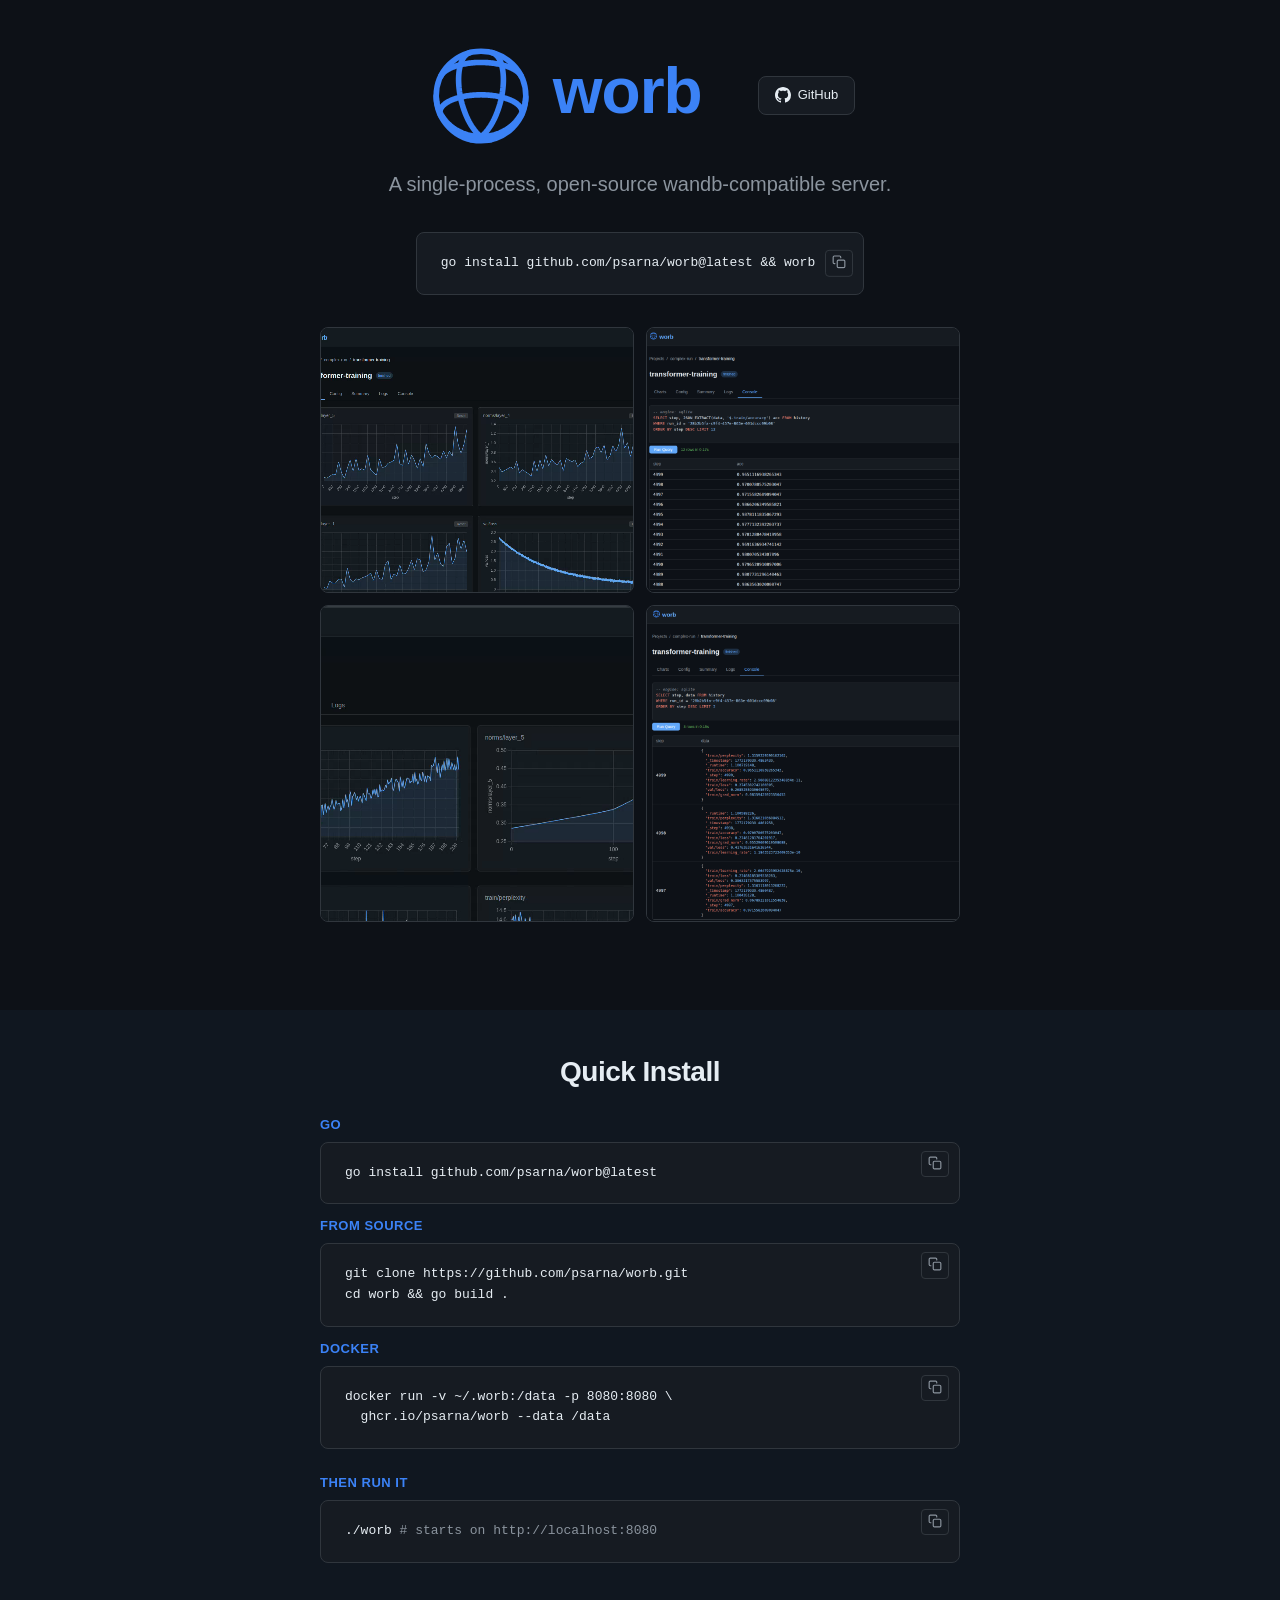
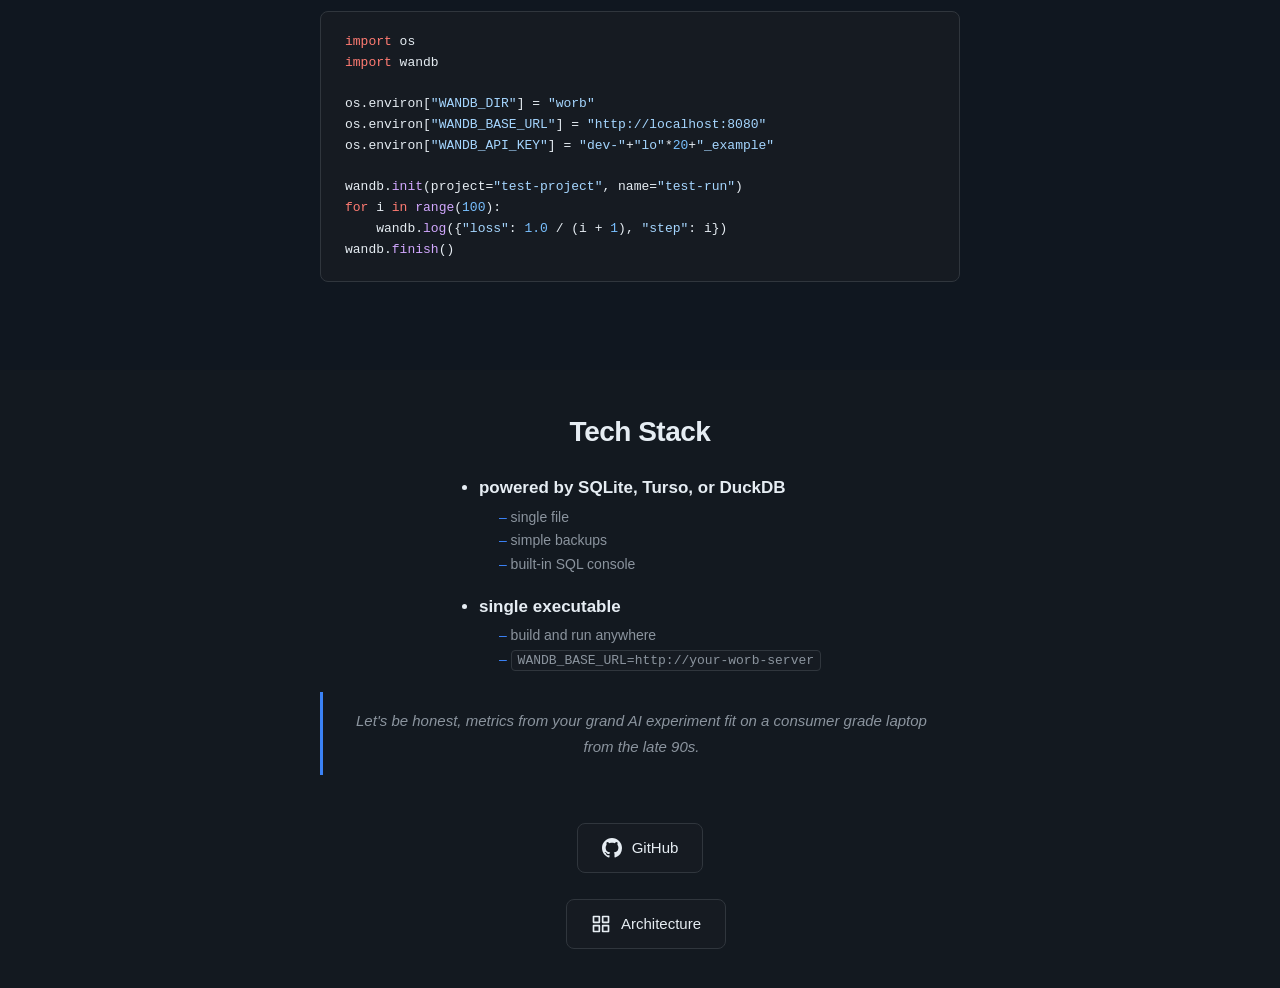
<file: index.html>
<!DOCTYPE html>
<html lang="en">
<head>
    <meta charset="UTF-8">
    <meta name="viewport" content="width=device-width, initial-scale=1.0">
    <title>worb: wandb-compatible server</title>
    <meta name="description" content="worb is a single-process, wandb-compatible experiment tracking server">
    <meta name="author" content="Piotr Sarna">
    <meta property="og:title" content="worb: wandb-compatible server">
    <meta property="og:description" content="worb is a single-process, wandb-compatible experiment tracking server">
    <meta property="og:image" content="https://worb.cloud/img/banner.png">
    <meta property="og:url" content="https://worb.cloud">
    <meta property="og:type" content="website">
    <meta name="twitter:card" content="summary_large_image">
    <meta name="twitter:title" content="worb: wandb-compatible server">
    <meta name="twitter:description" content="worb is a single-process, wandb-compatible experiment tracking server">
    <meta name="twitter:image" content="https://worb.cloud/img/banner.png">
    <link rel="icon" type="image/svg+xml" href="worb.svg">
    <style>
        :root {
            --bg: #0d1117;
            --bg-alt: #131920;
            --bg-alt2: #101720;
            --surface: #161b22;
            --border: #30363d;
            --text: #e6edf3;
            --text-secondary: #8b949e;
            --accent: #3B82F6;
        }

        * { margin: 0; padding: 0; box-sizing: border-box; }

        body {
            font-family: -apple-system, BlinkMacSystemFont, 'Segoe UI', Helvetica, Arial, sans-serif;
            background: var(--bg);
            color: var(--text);
            line-height: 1.6;
            min-height: 100vh;
        }

        .section {
            width: 100%;
            display: flex;
            flex-direction: column;
            align-items: center;
            padding: 40px 24px;
        }

        .section--hero { background: var(--bg); }
        .section--tech { background: var(--bg-alt); }
        .section--install { background: var(--bg-alt2); }

        .hero {
            display: flex;
            align-items: baseline;
            gap: 16px;
            margin-bottom: 16px;
        }

        .hero .github-link {
            margin-left: 40px;
            padding: 8px 16px;
            font-size: 13px;
            gap: 7px;
            position: relative;
            bottom: 0.75em;
        }

        .hero .github-link svg {
            width: 16px;
            height: 16px;
        }

        .logo {
            width: 112px;
            height: 112px;
            align-self: center;
        }

        h1 {
            font-size: 64px;
            font-weight: 700;
            letter-spacing: -1px;
        }

        h1 span { color: var(--accent); }

        .tagline {
            font-size: 20px;
            color: var(--text-secondary);
            max-width: 640px;
            text-align: center;
            margin-bottom: 32px;
        }

        .features {
            max-width: 640px;
            margin-bottom: 16px;
            text-align: left;
        }

        .features > li {
            font-size: 17px;
            color: var(--text);
            font-weight: 600;
            margin-bottom: 4px;
            list-style: disc;
            margin-left: 20px;
        }

        .features > li:not(:first-child) {
            margin-top: 16px;
        }

        .features ul {
            margin: 4px 0 0 20px;
            list-style: none;
        }

        .features ul li {
            font-size: 14px;
            color: var(--text-secondary);
            font-weight: 400;
            line-height: 1.7;
        }

        .features ul li::before {
            content: "– ";
            color: var(--accent);
        }

        .features code {
            font-family: 'SF Mono', 'Fira Code', 'Cascadia Code', monospace;
            font-size: 13px;
            background: var(--surface);
            border: 1px solid var(--border);
            border-radius: 4px;
            padding: 2px 6px;
        }

        blockquote {
            max-width: 640px;
            text-align: center;
            font-style: italic;
            color: var(--text-secondary);
            border-left: 3px solid var(--accent);
            padding: 16px 24px;
            margin-bottom: 48px;
            font-size: 15px;
            line-height: 1.7;
        }

        .code-block {
            position: relative;
            background: var(--surface);
            border: 1px solid var(--border);
            border-radius: 8px;
            padding: 20px 48px 20px 24px;
            margin-bottom: 48px;
            max-width: 640px;
            width: 100%;
            overflow-x: auto;
        }

        .copy-btn {
            position: absolute;
            top: 8px;
            right: 10px;
            background: none;
            border: 1px solid var(--border);
            border-radius: 4px;
            padding: 4px 6px;
            cursor: pointer;
            color: var(--text-secondary);
            transition: color 0.15s, border-color 0.15s;
            line-height: 1;
        }

        .copy-btn:hover {
            color: var(--accent);
            border-color: var(--accent);
        }

        .copy-btn svg {
            width: 14px;
            height: 14px;
            fill: none;
            stroke: currentColor;
            stroke-width: 2;
            stroke-linecap: round;
            stroke-linejoin: round;
        }

        .code-block pre {
            font-family: 'SF Mono', 'Fira Code', 'Cascadia Code', monospace;
            font-size: 13px;
            line-height: 1.6;
            color: var(--text);
            white-space: pre;
            margin: 0;
        }

        .code-block .kw { color: #ff7b72; }
        .code-block .fn { color: #d2a8ff; }
        .code-block .str { color: #a5d6ff; }
        .code-block .num { color: #79c0ff; }
        .code-block .cm { color: var(--text-secondary); }

        .github-link {
            display: inline-flex;
            align-items: center;
            gap: 10px;
            background: var(--surface);
            border: 1px solid var(--border);
            border-radius: 8px;
            padding: 12px 24px;
            color: var(--text);
            text-decoration: none;
            font-size: 15px;
            font-weight: 500;
            transition: border-color 0.15s;
        }

        .github-link:hover {
            border-color: var(--accent);
            text-decoration: none;
        }

        .github-link svg {
            width: 20px;
            height: 20px;
            fill: var(--text);
        }

        .gallery {
            display: grid;
            grid-template-columns: 1fr 1fr;
            gap: 12px;
            max-width: 640px;
            width: 100%;
            margin-bottom: 48px;
        }

        .gallery a {
            display: block;
            border: 1px solid var(--border);
            border-radius: 8px;
            overflow: hidden;
            transition: border-color 0.15s;
        }

        .gallery a:hover {
            border-color: var(--accent);
        }

        .gallery img, .gallery video {
            width: 100%;
            height: 100%;
            object-fit: cover;
            display: block;
        }

        .install-methods {
            max-width: 640px;
            width: 100%;
            display: flex;
            flex-direction: column;
            gap: 12px;
            margin-bottom: 24px;
        }

        .install-option .code-block,
        .install-run .code-block {
            margin-bottom: 0;
        }

        .install-label {
            font-size: 13px;
            font-weight: 600;
            color: var(--accent);
            text-transform: uppercase;
            letter-spacing: 0.5px;
            margin-bottom: 6px;
        }

        .lightbox {
            display: none;
            position: fixed;
            inset: 0;
            background: rgba(0,0,0,0.85);
            z-index: 100;
            align-items: center;
            justify-content: center;
            cursor: pointer;
        }

        .lightbox.active {
            display: flex;
        }

        .lightbox img, .lightbox video {
            max-width: 90vw;
            max-height: 90vh;
            border-radius: 8px;
        }
    </style>
</head>
<body>
    <div class="section section--hero">
    <div class="hero">
    <svg class="logo" xmlns="http://www.w3.org/2000/svg" viewBox="0 0 100 100">
        <circle cx="50" cy="50" r="40" fill="none" stroke="#3B82F6" stroke-width="5.0"/>
        <path d="M14.20 32.16 L14.47 31.69 L14.77 31.22 L15.11 30.75 L15.49 30.29 L15.89 29.84 L16.33 29.39 L16.81 28.94 L17.32 28.51 L17.85 28.08 L18.43 27.65 L19.03 27.24 L19.66 26.83 L20.32 26.43 L21.02 26.04 L21.74 25.66 L22.48 25.29 L23.26 24.93 L24.06 24.58 L24.89 24.24 L25.74 23.92 L26.62 23.60 L27.52 23.29 L28.44 23.00 L29.38 22.72 L30.34 22.46 L31.33 22.20 L32.33 21.96 L33.35 21.73 L34.38 21.52 L35.43 21.32 L36.50 21.13 L37.57 20.96 L38.66 20.80 L39.77 20.66 L40.88 20.53 L42.00 20.42 L43.13 20.32 L44.26 20.23 L45.40 20.16 L46.55 20.11 L47.70 20.07 L48.85 20.05 L50.00 20.04 L51.15 20.05 L52.30 20.07 L53.45 20.11 L54.60 20.16 L55.74 20.23 L56.87 20.32 L58.00 20.42 L59.12 20.53 L60.23 20.66 L61.34 20.80 L62.43 20.96 L63.50 21.13 L64.57 21.32 L65.62 21.52 L66.65 21.73 L67.67 21.96 L68.67 22.20 L69.66 22.46 L70.62 22.72 L71.56 23.00 L72.48 23.29 L73.38 23.60 L74.26 23.92 L75.11 24.24 L75.94 24.58 L76.74 24.93 L77.52 25.29 L78.26 25.66 L78.98 26.04 L79.68 26.43 L80.34 26.83 L80.97 27.24 L81.57 27.65 L82.15 28.08 L82.68 28.51 L83.19 28.94 L83.67 29.39 L84.11 29.84 L84.51 30.29 L84.89 30.75 L85.23 31.22 L85.53 31.69 L85.80 32.16" fill="none" stroke="#3B82F6" stroke-width="5.0" stroke-linecap="round"/>
        <path d="M13.97 67.36 L13.77 66.88 L13.61 66.40 L13.48 65.91 L13.39 65.43 L13.34 64.94 L13.32 64.46 L13.34 63.97 L13.39 63.48 L13.48 63.00 L13.61 62.51 L13.77 62.03 L13.97 61.55 L14.20 61.07 L14.47 60.60 L14.77 60.13 L15.11 59.66 L15.49 59.20 L15.89 58.75 L16.33 58.30 L16.81 57.85 L17.32 57.42 L17.85 56.99 L18.43 56.56 L19.03 56.15 L19.66 55.74 L20.32 55.34 L21.02 54.95 L21.74 54.57 L22.48 54.20 L23.26 53.84 L24.06 53.49 L24.89 53.15 L25.74 52.83 L26.62 52.51 L27.52 52.21 L28.44 51.91 L29.38 51.63 L30.34 51.37 L31.33 51.11 L32.33 50.87 L33.35 50.64 L34.38 50.43 L35.43 50.23 L36.50 50.04 L37.57 49.87 L38.66 49.71 L39.77 49.57 L40.88 49.44 L42.00 49.33 L43.13 49.23 L44.26 49.14 L45.40 49.08 L46.55 49.02 L47.70 48.98 L48.85 48.96 L50.00 48.95 L51.15 48.96 L52.30 48.98 L53.45 49.02 L54.60 49.08 L55.74 49.14 L56.87 49.23 L58.00 49.33 L59.12 49.44 L60.23 49.57 L61.34 49.71 L62.43 49.87 L63.50 50.04 L64.57 50.23 L65.62 50.43 L66.65 50.64 L67.67 50.87 L68.67 51.11 L69.66 51.37 L70.62 51.63 L71.56 51.91 L72.48 52.21 L73.38 52.51 L74.26 52.83 L75.11 53.15 L75.94 53.49 L76.74 53.84 L77.52 54.20 L78.26 54.57 L78.98 54.95 L79.68 55.34 L80.34 55.74 L80.97 56.15 L81.57 56.56 L82.15 56.99 L82.68 57.42 L83.19 57.85 L83.67 58.30 L84.11 58.75 L84.51 59.20 L84.89 59.66 L85.23 60.13 L85.53 60.60 L85.80 61.07 L86.03 61.55 L86.23 62.03 L86.39 62.51 L86.52 63.00 L86.61 63.48 L86.66 63.97 L86.68 64.46 L86.66 64.94 L86.61 65.43 L86.52 65.91 L86.39 66.40 L86.23 66.88 L86.03 67.36" fill="none" stroke="#3B82F6" stroke-width="5.0" stroke-linecap="round"/>
        <path d="M59.64 11.18 L60.18 11.34 L60.72 11.55 L61.24 11.79 L61.76 12.07 L62.26 12.38 L62.75 12.74 L63.23 13.13 L63.69 13.55 L64.14 14.01 L64.58 14.51 L65.00 15.04 L65.41 15.61 L65.80 16.21 L66.18 16.85 L66.54 17.51 L66.89 18.21 L67.21 18.94 L67.53 19.71 L67.82 20.50 L68.10 21.32 L68.36 22.17 L68.60 23.04 L68.82 23.95 L69.02 24.87 L69.21 25.83 L69.37 26.80 L69.52 27.80 L69.65 28.83 L69.75 29.87 L69.84 30.93 L69.91 32.01 L69.96 33.11 L69.99 34.23 L70.00 35.36 L69.99 36.51 L69.96 37.67 L69.91 38.84 L69.84 40.02 L69.75 41.21 L69.65 42.41 L69.52 43.62 L69.37 44.84 L69.21 46.06 L69.02 47.28 L68.82 48.51 L68.60 49.73 L68.36 50.96 L68.10 52.19 L67.82 53.41 L67.53 54.64 L67.21 55.85 L66.89 57.06 L66.54 58.27 L66.18 59.46 L65.80 60.65 L65.41 61.83 L65.00 62.99 L64.58 64.14 L64.14 65.28 L63.69 66.41 L63.23 67.51 L62.75 68.60 L62.26 69.67 L61.76 70.72 L61.24 71.75 L60.72 72.76 L60.18 73.75 L59.64 74.72 L59.08 75.65 L58.52 76.57 L57.94 77.46 L57.36 78.32 L56.77 79.15 L56.18 79.95 L55.58 80.73 L54.97 81.47 L54.36 82.19 L53.75 82.87 L53.13 83.52 L52.51 84.13 L51.88 84.71 L51.26 85.26 L50.63 85.77 L50.00 86.25 L49.37 86.69 L48.74 87.10 L48.12 87.47 L47.49 87.80 L46.87 88.10 L46.25 88.35 L45.64 88.57 L45.03 88.75 L44.42 88.90 L43.82 89.00 L43.23 89.07 L42.64 89.10 L42.06 89.08 L41.48 89.04 L40.92 88.95" fill="none" stroke="#3B82F6" stroke-width="5.0" stroke-linecap="round"/>
        <path d="M89.98 51.14 L89.92 52.28 L89.82 53.41 L89.68 54.54 L89.51 55.67 L89.29 56.79 L89.04 57.91 L88.74 59.02 L88.41 60.11 L88.04 61.20 L87.64 62.28 L87.19 63.35 L86.71 64.40 L86.19 65.44 L85.64 66.46 L85.05 67.46 L84.43 68.45 L83.77 69.42 L83.08 70.38 L82.36 71.31 L81.61 72.22 L80.82 73.11 L80.00 73.97 L79.16 74.82 L78.28 75.63 L77.38 76.43 L76.45 77.19 L75.50 77.93 L74.52 78.64 L73.51 79.33 L72.48 79.98 L71.43 80.61 L70.36 81.20 L69.27 81.77 L68.16 82.30 L67.03 82.80 L65.89 83.27 L64.72 83.71 L63.55 84.11 L62.36 84.48 L61.16 84.81 L59.95 85.11 L58.73 85.38 L57.50 85.61 L56.26 85.81 L55.01 85.97 L53.76 86.09 L52.51 86.18 L51.26 86.23 L50.00 86.25 L48.74 86.23 L47.49 86.18 L46.24 86.09 L44.99 85.97 L43.74 85.81 L42.50 85.61 L41.27 85.38 L40.05 85.11 L38.84 84.81 L37.64 84.48 L36.45 84.11 L35.28 83.71 L34.11 83.27 L32.97 82.80 L31.84 82.30 L30.73 81.77 L29.64 81.20 L28.57 80.61 L27.52 79.98 L26.49 79.33 L25.48 78.64 L24.50 77.93 L23.55 77.19 L22.62 76.43 L21.72 75.63 L20.84 74.82 L20.00 73.97 L19.18 73.11 L18.39 72.22 L17.64 71.31 L16.92 70.38 L16.23 69.42 L15.57 68.45 L14.95 67.46 L14.36 66.46 L13.81 65.44 L13.29 64.40 L12.81 63.35 L12.36 62.28 L11.96 61.20 L11.59 60.11 L11.26 59.02 L10.96 57.91 L10.71 56.79 L10.49 55.67 L10.32 54.54 L10.18 53.41 L10.08 52.28 L10.02 51.14 L10.00 50.00" fill="none" stroke="#3B82F6" stroke-width="5.0" stroke-linecap="round"/>
        <path d="M59.08 88.95 L58.52 89.04 L57.94 89.08 L57.36 89.10 L56.77 89.07 L56.18 89.00 L55.58 88.90 L54.97 88.75 L54.36 88.57 L53.75 88.35 L53.13 88.10 L52.51 87.80 L51.88 87.47 L51.26 87.10 L50.63 86.69 L50.00 86.25 L49.37 85.77 L48.74 85.26 L48.12 84.71 L47.49 84.13 L46.87 83.52 L46.25 82.87 L45.64 82.19 L45.03 81.47 L44.42 80.73 L43.82 79.95 L43.23 79.15 L42.64 78.32 L42.06 77.46 L41.48 76.57 L40.92 75.65 L40.36 74.72 L39.82 73.75 L39.28 72.76 L38.76 71.75 L38.24 70.72 L37.74 69.67 L37.25 68.60 L36.77 67.51 L36.31 66.41 L35.86 65.28 L35.42 64.14 L35.00 62.99 L34.59 61.83 L34.20 60.65 L33.82 59.46 L33.46 58.27 L33.11 57.06 L32.79 55.85 L32.47 54.64 L32.18 53.41 L31.90 52.19 L31.64 50.96 L31.40 49.73 L31.18 48.51 L30.98 47.28 L30.79 46.06 L30.63 44.84 L30.48 43.62 L30.35 42.41 L30.25 41.21 L30.16 40.02 L30.09 38.84 L30.04 37.67 L30.01 36.51 L30.00 35.36 L30.01 34.23 L30.04 33.11 L30.09 32.01 L30.16 30.93 L30.25 29.87 L30.35 28.83 L30.48 27.80 L30.63 26.80 L30.79 25.83 L30.98 24.87 L31.18 23.95 L31.40 23.04 L31.64 22.17 L31.90 21.32 L32.18 20.50 L32.47 19.71 L32.79 18.94 L33.11 18.21 L33.46 17.51 L33.82 16.85 L34.20 16.21 L34.59 15.61 L35.00 15.04 L35.42 14.51 L35.86 14.01 L36.31 13.55 L36.77 13.13 L37.25 12.74 L37.74 12.38 L38.24 12.07 L38.76 11.79 L39.28 11.55 L39.82 11.34 L40.36 11.18" fill="none" stroke="#3B82F6" stroke-width="5.0" stroke-linecap="round"/>
    </svg>
    <h1><span>worb</span></h1>
    <a class="github-link" href="https://github.com/psarna/worb">
        <svg viewBox="0 0 16 16"><path d="M8 0C3.58 0 0 3.58 0 8c0 3.54 2.29 6.53 5.47 7.59.4.07.55-.17.55-.38 0-.19-.01-.82-.01-1.49-2.01.37-2.53-.49-2.69-.94-.09-.23-.48-.94-.82-1.13-.28-.15-.68-.52-.01-.53.63-.01 1.08.58 1.23.82.72 1.21 1.87.87 2.33.66.07-.52.28-.87.51-1.07-1.78-.2-3.64-.89-3.64-3.95 0-.87.31-1.59.82-2.15-.08-.2-.36-1.02.08-2.12 0 0 .67-.21 2.2.82.64-.18 1.32-.27 2-.27.68 0 1.36.09 2 .27 1.53-1.04 2.2-.82 2.2-.82.44 1.1.16 1.92.08 2.12.51.56.82 1.27.82 2.15 0 3.07-1.87 3.75-3.65 3.95.29.25.54.73.54 1.48 0 1.07-.01 1.93-.01 2.2 0 .21.15.46.55.38A8.013 8.013 0 0016 8c0-4.42-3.58-8-8-8z"/></svg>
        GitHub
    </a>
    </div>

    <p class="tagline">A single-process, open-source wandb-compatible server.</p>

    <div class="code-block" style="margin-bottom:32px; text-align:center; width:auto; max-width:none"><button class="copy-btn" style="top:50%; transform:translateY(-50%)" onclick="copyCode(this)"><svg viewBox="0 0 24 24"><rect x="9" y="9" width="13" height="13" rx="2"/><path d="M5 15H4a2 2 0 0 1-2-2V4a2 2 0 0 1 2-2h9a2 2 0 0 1 2 2v1"/></svg></button><pre>go install github.com/psarna/worb@latest && worb</pre></div>

    <div class="gallery">
        <a href="#" onclick="openLightbox('img/p2.webm','video'); return false;"><video src="img/p2.webm" muted loop autoplay playsinline></video></a>
        <a href="#" onclick="openLightbox('img/p5.png','img'); return false;"><img src="img/p5.png" alt="Preview"></a>
        <a href="#" onclick="openLightbox('img/p1.webm','video'); return false;"><video src="img/p1.webm" muted loop autoplay playsinline></video></a>
        <a href="#" onclick="openLightbox('img/p6.png','img'); return false;"><img src="img/p6.png" alt="Preview"></a>
    </div>

    <div class="lightbox" id="lightbox" onclick="closeLightbox()"></div>
    </div>

    <div class="section section--install">
    <h2 style="font-size:28px; font-weight:700; margin-bottom:20px; letter-spacing:-0.5px;">Quick Install</h2>

    <div class="install-methods">
        <div class="install-option">
            <div class="install-label">Go</div>
            <div class="code-block" style="margin-bottom:0"><button class="copy-btn" onclick="copyCode(this)"><svg viewBox="0 0 24 24"><rect x="9" y="9" width="13" height="13" rx="2"/><path d="M5 15H4a2 2 0 0 1-2-2V4a2 2 0 0 1 2-2h9a2 2 0 0 1 2 2v1"/></svg></button><pre>go install github.com/psarna/worb@latest</pre></div>
        </div>
        <div class="install-option">
            <div class="install-label">From source</div>
            <div class="code-block" style="margin-bottom:0"><button class="copy-btn" onclick="copyCode(this)"><svg viewBox="0 0 24 24"><rect x="9" y="9" width="13" height="13" rx="2"/><path d="M5 15H4a2 2 0 0 1-2-2V4a2 2 0 0 1 2-2h9a2 2 0 0 1 2 2v1"/></svg></button><pre>git clone https://github.com/psarna/worb.git
cd worb && go build .</pre></div>
        </div>
        <div class="install-option">
            <div class="install-label">Docker</div>
            <div class="code-block" style="margin-bottom:0"><button class="copy-btn" onclick="copyCode(this)"><svg viewBox="0 0 24 24"><rect x="9" y="9" width="13" height="13" rx="2"/><path d="M5 15H4a2 2 0 0 1-2-2V4a2 2 0 0 1 2-2h9a2 2 0 0 1 2 2v1"/></svg></button><pre>docker run -v ~/.worb:/data -p 8080:8080 \
  ghcr.io/psarna/worb --data /data</pre></div>
        </div>
    </div>

    <div class="install-run" style="max-width:640px; width:100%; margin-bottom:48px;">
        <div class="install-label">Then run it</div>
        <div class="code-block" style="margin-bottom:0"><button class="copy-btn" onclick="copyCode(this)"><svg viewBox="0 0 24 24"><rect x="9" y="9" width="13" height="13" rx="2"/><path d="M5 15H4a2 2 0 0 1-2-2V4a2 2 0 0 1 2-2h9a2 2 0 0 1 2 2v1"/></svg></button><pre>./worb <span class="cm"># starts on http://localhost:8080</span></pre></div>
    </div>

    <div class="code-block"><pre><span class="kw">import</span> os
<span class="kw">import</span> wandb

os.environ[<span class="str">"WANDB_DIR"</span>] = <span class="str">"worb"</span>
os.environ[<span class="str">"WANDB_BASE_URL"</span>] = <span class="str">"http://localhost:8080"</span>
os.environ[<span class="str">"WANDB_API_KEY"</span>] = <span class="str">"dev-"</span>+<span class="str">"lo"</span>*<span class="num">20</span>+<span class="str">"_example"</span>

wandb.<span class="fn">init</span>(project=<span class="str">"test-project"</span>, name=<span class="str">"test-run"</span>)
<span class="kw">for</span> i <span class="kw">in</span> <span class="fn">range</span>(<span class="num">100</span>):
    wandb.<span class="fn">log</span>({<span class="str">"loss"</span>: <span class="num">1.0</span> / (i + <span class="num">1</span>), <span class="str">"step"</span>: i})
wandb.<span class="fn">finish</span>()</pre></div>
    </div>

    <div class="section section--tech">
    <h2 style="font-size:28px; font-weight:700; margin-bottom:20px; letter-spacing:-0.5px;">Tech Stack</h2>

    <ul class="features">
        <li>powered by SQLite, Turso, or DuckDB
            <ul>
                <li>single file</li>
                <li>simple backups</li>
                <li>built-in SQL console</li>
            </ul>
        </li>
        <li>single executable
            <ul>
                <li>build and run anywhere</li>
                <li><code>WANDB_BASE_URL=http://your-worb-server</code></li>
            </ul>
        </li>
    </ul>

    <blockquote>
        Let's be honest, metrics from your grand AI experiment fit on a consumer grade laptop from the late 90s.
    </blockquote>

    <a class="github-link" href="https://github.com/psarna/worb">
        <svg viewBox="0 0 16 16"><path d="M8 0C3.58 0 0 3.58 0 8c0 3.54 2.29 6.53 5.47 7.59.4.07.55-.17.55-.38 0-.19-.01-.82-.01-1.49-2.01.37-2.53-.49-2.69-.94-.09-.23-.48-.94-.82-1.13-.28-.15-.68-.52-.01-.53.63-.01 1.08.58 1.23.82.72 1.21 1.87.87 2.33.66.07-.52.28-.87.51-1.07-1.78-.2-3.64-.89-3.64-3.95 0-.87.31-1.59.82-2.15-.08-.2-.36-1.02.08-2.12 0 0 .67-.21 2.2.82.64-.18 1.32-.27 2-.27.68 0 1.36.09 2 .27 1.53-1.04 2.2-.82 2.2-.82.44 1.1.16 1.92.08 2.12.51.56.82 1.27.82 2.15 0 3.07-1.87 3.75-3.65 3.95.29.25.54.73.54 1.48 0 1.07-.01 1.93-.01 2.2 0 .21.15.46.55.38A8.013 8.013 0 0016 8c0-4.42-3.58-8-8-8z"/></svg>
        GitHub
    </a>
    </br>
    <a class="github-link" href="arch.html" style="margin-left:12px">
        <svg viewBox="0 0 24 24" style="width:20px;height:20px;fill:none;stroke:var(--text);stroke-width:2;stroke-linecap:round;stroke-linejoin:round"><rect x="3" y="3" width="7" height="7"/><rect x="14" y="3" width="7" height="7"/><rect x="3" y="14" width="7" height="7"/><rect x="14" y="14" width="7" height="7"/></svg>
        Architecture
    </a>
    </div>
    <script>
    function openLightbox(src, type) {
        var lb = document.getElementById('lightbox');
        if (type === 'video') {
            lb.innerHTML = '<video src="' + src + '" controls autoplay loop style="max-width:90vw;max-height:90vh;border-radius:8px"></video>';
        } else {
            lb.innerHTML = '<img src="' + src + '" style="max-width:90vw;max-height:90vh;border-radius:8px">';
        }
        lb.classList.add('active');
    }
    function closeLightbox() {
        var lb = document.getElementById('lightbox');
        lb.classList.remove('active');
        lb.innerHTML = '';
    }
    document.addEventListener('keydown', function(e) { if (e.key === 'Escape') closeLightbox(); });
    function copyCode(btn) {
        var pre = btn.parentElement.querySelector('pre');
        var text = pre.textContent || pre.innerText;
        navigator.clipboard.writeText(text).then(function() {
            btn.innerHTML = '<svg viewBox="0 0 24 24"><polyline points="20 6 9 17 4 12"/></svg>';
            setTimeout(function() {
                btn.innerHTML = '<svg viewBox="0 0 24 24"><rect x="9" y="9" width="13" height="13" rx="2"/><path d="M5 15H4a2 2 0 0 1-2-2V4a2 2 0 0 1 2-2h9a2 2 0 0 1 2 2v1"/></svg>';
            }, 1500);
        });
    }
    </script>
</body>
</html>
</file>
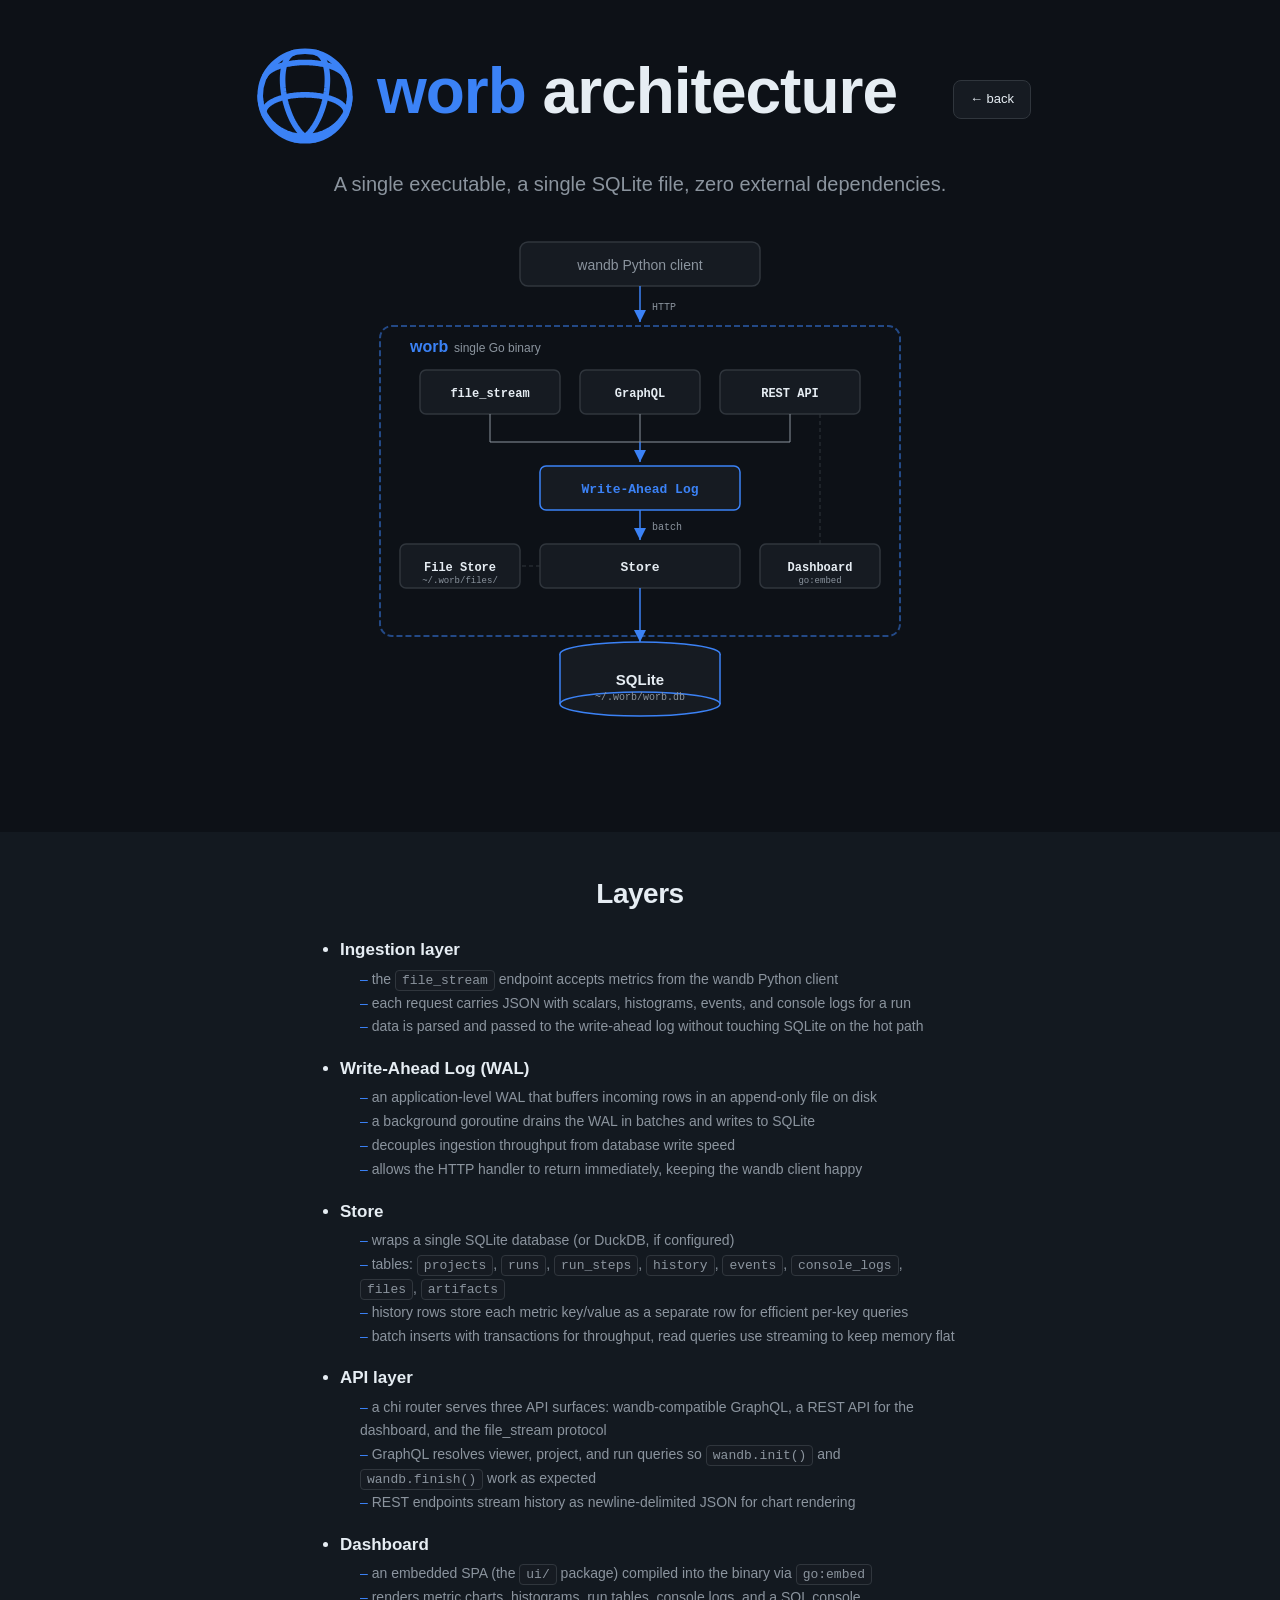
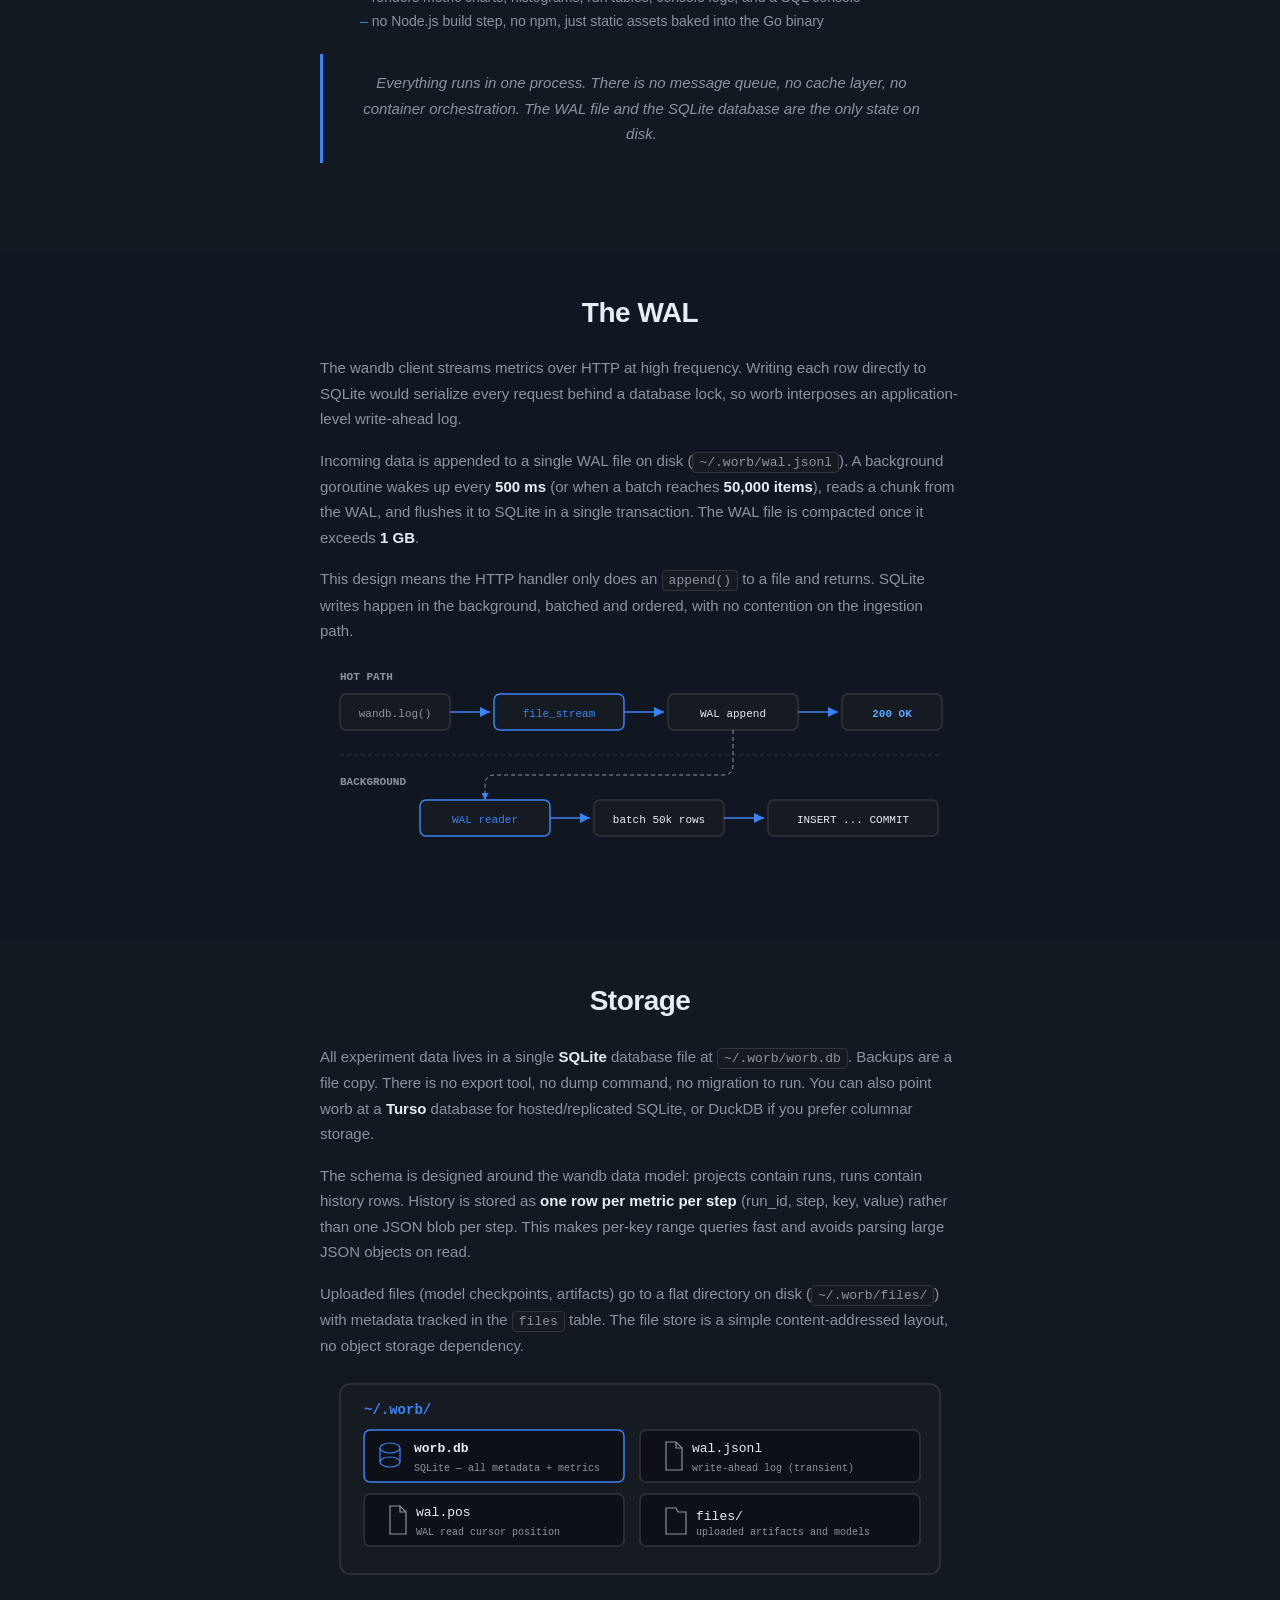
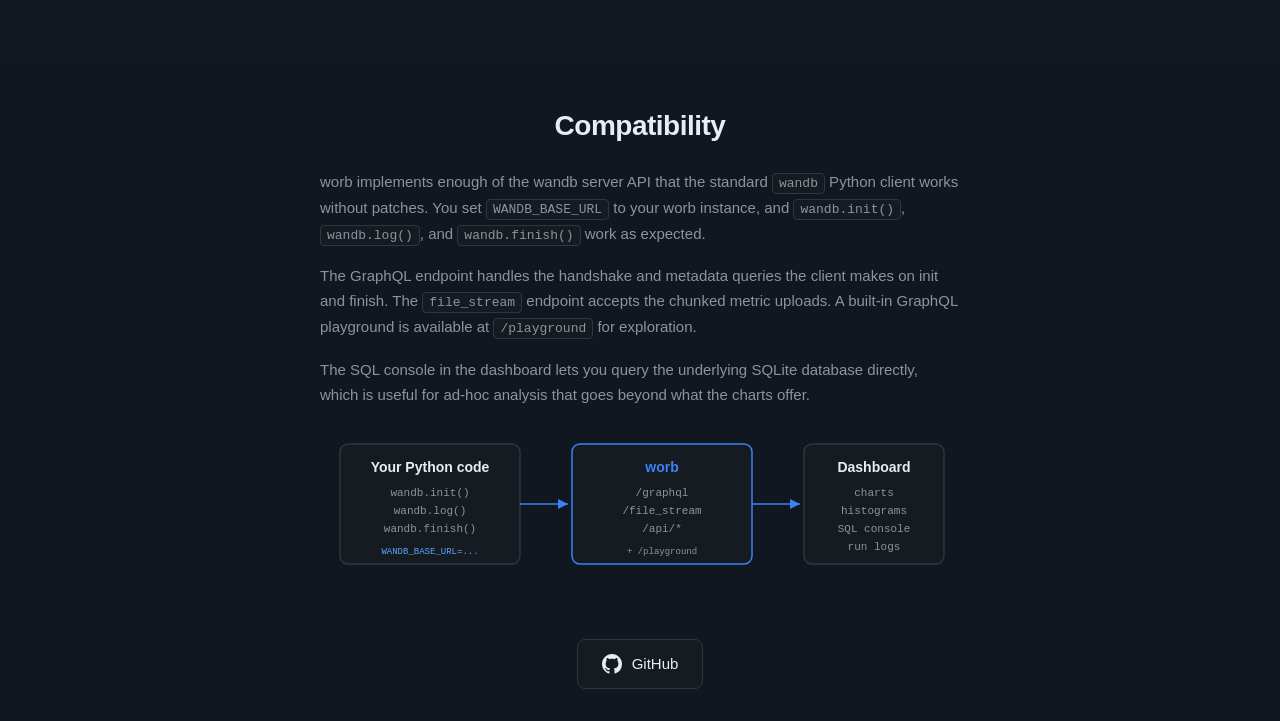
<file: arch.html>
<!DOCTYPE html>
<html lang="en">
<head>
    <meta charset="UTF-8">
    <meta name="viewport" content="width=device-width, initial-scale=1.0">
    <title>worb: architecture</title>
    <meta name="description" content="Architecture overview of worb, a single-process wandb-compatible experiment tracking server">
    <meta name="author" content="Piotr Sarna">
    <meta property="og:title" content="worb: architecture">
    <meta property="og:description" content="Architecture overview of worb, a single-process wandb-compatible experiment tracking server">
    <meta property="og:image" content="https://worb.cloud/img/banner.png">
    <meta property="og:url" content="https://worb.cloud/arch.html">
    <meta property="og:type" content="website">
    <link rel="icon" type="image/svg+xml" href="worb.svg">
    <style>
        :root {
            --bg: #0d1117;
            --bg-alt: #131920;
            --bg-alt2: #101720;
            --surface: #161b22;
            --border: #30363d;
            --text: #e6edf3;
            --text-secondary: #8b949e;
            --accent: #3B82F6;
        }

        * { margin: 0; padding: 0; box-sizing: border-box; }

        body {
            font-family: -apple-system, BlinkMacSystemFont, 'Segoe UI', Helvetica, Arial, sans-serif;
            background: var(--bg);
            color: var(--text);
            line-height: 1.6;
            min-height: 100vh;
        }

        .section {
            width: 100%;
            display: flex;
            flex-direction: column;
            align-items: center;
            padding: 40px 24px;
        }

        .section--hero { background: var(--bg); }
        .section--layers { background: var(--bg-alt); }
        .section--wal { background: var(--bg-alt2); }
        .section--storage { background: var(--bg-alt); }
        .section--compat { background: var(--bg-alt2); }

        .hero {
            display: flex;
            align-items: baseline;
            gap: 16px;
            margin-bottom: 16px;
        }

        .hero .back-link {
            margin-left: 40px;
            position: relative;
            bottom: 0.75em;
        }

        .logo {
            width: 112px;
            height: 112px;
            align-self: center;
        }

        h1 {
            font-size: 64px;
            font-weight: 700;
            letter-spacing: -1px;
        }

        h1 span { color: var(--accent); }

        h2 {
            font-size: 28px;
            font-weight: 700;
            margin-bottom: 20px;
            letter-spacing: -0.5px;
        }

        .tagline {
            font-size: 20px;
            color: var(--text-secondary);
            max-width: 640px;
            text-align: center;
            margin-bottom: 32px;
        }

        .content {
            max-width: 640px;
            width: 100%;
        }

        .content p {
            font-size: 15px;
            color: var(--text-secondary);
            margin-bottom: 16px;
            line-height: 1.7;
        }

        .content p strong {
            color: var(--text);
        }

        .content code {
            font-family: 'SF Mono', 'Fira Code', 'Cascadia Code', monospace;
            font-size: 13px;
            background: var(--surface);
            border: 1px solid var(--border);
            border-radius: 4px;
            padding: 2px 6px;
        }

        .features {
            max-width: 640px;
            margin-bottom: 16px;
            text-align: left;
        }

        .features > li {
            font-size: 17px;
            color: var(--text);
            font-weight: 600;
            margin-bottom: 4px;
            list-style: disc;
            margin-left: 20px;
        }

        .features > li:not(:first-child) {
            margin-top: 16px;
        }

        .features ul {
            margin: 4px 0 0 20px;
            list-style: none;
        }

        .features ul li {
            font-size: 14px;
            color: var(--text-secondary);
            font-weight: 400;
            line-height: 1.7;
        }

        .features ul li::before {
            content: "– ";
            color: var(--accent);
        }

        .features code {
            font-family: 'SF Mono', 'Fira Code', 'Cascadia Code', monospace;
            font-size: 13px;
            background: var(--surface);
            border: 1px solid var(--border);
            border-radius: 4px;
            padding: 2px 6px;
        }

        blockquote {
            max-width: 640px;
            text-align: center;
            font-style: italic;
            color: var(--text-secondary);
            border-left: 3px solid var(--accent);
            padding: 16px 24px;
            margin-bottom: 48px;
            font-size: 15px;
            line-height: 1.7;
        }

        .diagram-wrap {
            max-width: 640px;
            width: 100%;
            margin-bottom: 32px;
        }

        .diagram-wrap svg {
            width: 100%;
            height: auto;
        }

        .github-link {
            display: inline-flex;
            align-items: center;
            gap: 10px;
            background: var(--surface);
            border: 1px solid var(--border);
            border-radius: 8px;
            padding: 12px 24px;
            color: var(--text);
            text-decoration: none;
            font-size: 15px;
            font-weight: 500;
            transition: border-color 0.15s;
        }

        .github-link:hover {
            border-color: var(--accent);
            text-decoration: none;
        }

        .github-link svg {
            width: 20px;
            height: 20px;
            fill: var(--text);
        }

        .back-link {
            display: inline-flex;
            align-items: center;
            gap: 6px;
            background: var(--surface);
            border: 1px solid var(--border);
            border-radius: 8px;
            padding: 8px 16px;
            color: var(--text);
            text-decoration: none;
            font-size: 13px;
            font-weight: 500;
            transition: border-color 0.15s;
        }

        .back-link:hover {
            border-color: var(--accent);
        }
    </style>
</head>
<body>
    <div class="section section--hero">
    <div class="hero">
    <svg class="logo" xmlns="http://www.w3.org/2000/svg" viewBox="0 0 100 100">
        <circle cx="50" cy="50" r="40" fill="none" stroke="#3B82F6" stroke-width="5.0"/>
        <path d="M14.20 32.16 L14.47 31.69 L14.77 31.22 L15.11 30.75 L15.49 30.29 L15.89 29.84 L16.33 29.39 L16.81 28.94 L17.32 28.51 L17.85 28.08 L18.43 27.65 L19.03 27.24 L19.66 26.83 L20.32 26.43 L21.02 26.04 L21.74 25.66 L22.48 25.29 L23.26 24.93 L24.06 24.58 L24.89 24.24 L25.74 23.92 L26.62 23.60 L27.52 23.29 L28.44 23.00 L29.38 22.72 L30.34 22.46 L31.33 22.20 L32.33 21.96 L33.35 21.73 L34.38 21.52 L35.43 21.32 L36.50 21.13 L37.57 20.96 L38.66 20.80 L39.77 20.66 L40.88 20.53 L42.00 20.42 L43.13 20.32 L44.26 20.23 L45.40 20.16 L46.55 20.11 L47.70 20.07 L48.85 20.05 L50.00 20.04 L51.15 20.05 L52.30 20.07 L53.45 20.11 L54.60 20.16 L55.74 20.23 L56.87 20.32 L58.00 20.42 L59.12 20.53 L60.23 20.66 L61.34 20.80 L62.43 20.96 L63.50 21.13 L64.57 21.32 L65.62 21.52 L66.65 21.73 L67.67 21.96 L68.67 22.20 L69.66 22.46 L70.62 22.72 L71.56 23.00 L72.48 23.29 L73.38 23.60 L74.26 23.92 L75.11 24.24 L75.94 24.58 L76.74 24.93 L77.52 25.29 L78.26 25.66 L78.98 26.04 L79.68 26.43 L80.34 26.83 L80.97 27.24 L81.57 27.65 L82.15 28.08 L82.68 28.51 L83.19 28.94 L83.67 29.39 L84.11 29.84 L84.51 30.29 L84.89 30.75 L85.23 31.22 L85.53 31.69 L85.80 32.16" fill="none" stroke="#3B82F6" stroke-width="5.0" stroke-linecap="round"/>
        <path d="M13.97 67.36 L13.77 66.88 L13.61 66.40 L13.48 65.91 L13.39 65.43 L13.34 64.94 L13.32 64.46 L13.34 63.97 L13.39 63.48 L13.48 63.00 L13.61 62.51 L13.77 62.03 L13.97 61.55 L14.20 61.07 L14.47 60.60 L14.77 60.13 L15.11 59.66 L15.49 59.20 L15.89 58.75 L16.33 58.30 L16.81 57.85 L17.32 57.42 L17.85 56.99 L18.43 56.56 L19.03 56.15 L19.66 55.74 L20.32 55.34 L21.02 54.95 L21.74 54.57 L22.48 54.20 L23.26 53.84 L24.06 53.49 L24.89 53.15 L25.74 52.83 L26.62 52.51 L27.52 52.21 L28.44 51.91 L29.38 51.63 L30.34 51.37 L31.33 51.11 L32.33 50.87 L33.35 50.64 L34.38 50.43 L35.43 50.23 L36.50 50.04 L37.57 49.87 L38.66 49.71 L39.77 49.57 L40.88 49.44 L42.00 49.33 L43.13 49.23 L44.26 49.14 L45.40 49.08 L46.55 49.02 L47.70 48.98 L48.85 48.96 L50.00 48.95 L51.15 48.96 L52.30 48.98 L53.45 49.02 L54.60 49.08 L55.74 49.14 L56.87 49.23 L58.00 49.33 L59.12 49.44 L60.23 49.57 L61.34 49.71 L62.43 49.87 L63.50 50.04 L64.57 50.23 L65.62 50.43 L66.65 50.64 L67.67 50.87 L68.67 51.11 L69.66 51.37 L70.62 51.63 L71.56 51.91 L72.48 52.21 L73.38 52.51 L74.26 52.83 L75.11 53.15 L75.94 53.49 L76.74 53.84 L77.52 54.20 L78.26 54.57 L78.98 54.95 L79.68 55.34 L80.34 55.74 L80.97 56.15 L81.57 56.56 L82.15 56.99 L82.68 57.42 L83.19 57.85 L83.67 58.30 L84.11 58.75 L84.51 59.20 L84.89 59.66 L85.23 60.13 L85.53 60.60 L85.80 61.07 L86.03 61.55 L86.23 62.03 L86.39 62.51 L86.52 63.00 L86.61 63.48 L86.66 63.97 L86.68 64.46 L86.66 64.94 L86.61 65.43 L86.52 65.91 L86.39 66.40 L86.23 66.88 L86.03 67.36" fill="none" stroke="#3B82F6" stroke-width="5.0" stroke-linecap="round"/>
        <path d="M59.64 11.18 L60.18 11.34 L60.72 11.55 L61.24 11.79 L61.76 12.07 L62.26 12.38 L62.75 12.74 L63.23 13.13 L63.69 13.55 L64.14 14.01 L64.58 14.51 L65.00 15.04 L65.41 15.61 L65.80 16.21 L66.18 16.85 L66.54 17.51 L66.89 18.21 L67.21 18.94 L67.53 19.71 L67.82 20.50 L68.10 21.32 L68.36 22.17 L68.60 23.04 L68.82 23.95 L69.02 24.87 L69.21 25.83 L69.37 26.80 L69.52 27.80 L69.65 28.83 L69.75 29.87 L69.84 30.93 L69.91 32.01 L69.96 33.11 L69.99 34.23 L70.00 35.36 L69.99 36.51 L69.96 37.67 L69.91 38.84 L69.84 40.02 L69.75 41.21 L69.65 42.41 L69.52 43.62 L69.37 44.84 L69.21 46.06 L69.02 47.28 L68.82 48.51 L68.60 49.73 L68.36 50.96 L68.10 52.19 L67.82 53.41 L67.53 54.64 L67.21 55.85 L66.89 57.06 L66.54 58.27 L66.18 59.46 L65.80 60.65 L65.41 61.83 L65.00 62.99 L64.58 64.14 L64.14 65.28 L63.69 66.41 L63.23 67.51 L62.75 68.60 L62.26 69.67 L61.76 70.72 L61.24 71.75 L60.72 72.76 L60.18 73.75 L59.64 74.72 L59.08 75.65 L58.52 76.57 L57.94 77.46 L57.36 78.32 L56.77 79.15 L56.18 79.95 L55.58 80.73 L54.97 81.47 L54.36 82.19 L53.75 82.87 L53.13 83.52 L52.51 84.13 L51.88 84.71 L51.26 85.26 L50.63 85.77 L50.00 86.25 L49.37 86.69 L48.74 87.10 L48.12 87.47 L47.49 87.80 L46.87 88.10 L46.25 88.35 L45.64 88.57 L45.03 88.75 L44.42 88.90 L43.82 89.00 L43.23 89.07 L42.64 89.10 L42.06 89.08 L41.48 89.04 L40.92 88.95" fill="none" stroke="#3B82F6" stroke-width="5.0" stroke-linecap="round"/>
        <path d="M89.98 51.14 L89.92 52.28 L89.82 53.41 L89.68 54.54 L89.51 55.67 L89.29 56.79 L89.04 57.91 L88.74 59.02 L88.41 60.11 L88.04 61.20 L87.64 62.28 L87.19 63.35 L86.71 64.40 L86.19 65.44 L85.64 66.46 L85.05 67.46 L84.43 68.45 L83.77 69.42 L83.08 70.38 L82.36 71.31 L81.61 72.22 L80.82 73.11 L80.00 73.97 L79.16 74.82 L78.28 75.63 L77.38 76.43 L76.45 77.19 L75.50 77.93 L74.52 78.64 L73.51 79.33 L72.48 79.98 L71.43 80.61 L70.36 81.20 L69.27 81.77 L68.16 82.30 L67.03 82.80 L65.89 83.27 L64.72 83.71 L63.55 84.11 L62.36 84.48 L61.16 84.81 L59.95 85.11 L58.73 85.38 L57.50 85.61 L56.26 85.81 L55.01 85.97 L53.76 86.09 L52.51 86.18 L51.26 86.23 L50.00 86.25 L48.74 86.23 L47.49 86.18 L46.24 86.09 L44.99 85.97 L43.74 85.81 L42.50 85.61 L41.27 85.38 L40.05 85.11 L38.84 84.81 L37.64 84.48 L36.45 84.11 L35.28 83.71 L34.11 83.27 L32.97 82.80 L31.84 82.30 L30.73 81.77 L29.64 81.20 L28.57 80.61 L27.52 79.98 L26.49 79.33 L25.48 78.64 L24.50 77.93 L23.55 77.19 L22.62 76.43 L21.72 75.63 L20.84 74.82 L20.00 73.97 L19.18 73.11 L18.39 72.22 L17.64 71.31 L16.92 70.38 L16.23 69.42 L15.57 68.45 L14.95 67.46 L14.36 66.46 L13.81 65.44 L13.29 64.40 L12.81 63.35 L12.36 62.28 L11.96 61.20 L11.59 60.11 L11.26 59.02 L10.96 57.91 L10.71 56.79 L10.49 55.67 L10.32 54.54 L10.18 53.41 L10.08 52.28 L10.02 51.14 L10.00 50.00" fill="none" stroke="#3B82F6" stroke-width="5.0" stroke-linecap="round"/>
        <path d="M59.08 88.95 L58.52 89.04 L57.94 89.08 L57.36 89.10 L56.77 89.07 L56.18 89.00 L55.58 88.90 L54.97 88.75 L54.36 88.57 L53.75 88.35 L53.13 88.10 L52.51 87.80 L51.88 87.47 L51.26 87.10 L50.63 86.69 L50.00 86.25 L49.37 85.77 L48.74 85.26 L48.12 84.71 L47.49 84.13 L46.87 83.52 L46.25 82.87 L45.64 82.19 L45.03 81.47 L44.42 80.73 L43.82 79.95 L43.23 79.15 L42.64 78.32 L42.06 77.46 L41.48 76.57 L40.92 75.65 L40.36 74.72 L39.82 73.75 L39.28 72.76 L38.76 71.75 L38.24 70.72 L37.74 69.67 L37.25 68.60 L36.77 67.51 L36.31 66.41 L35.86 65.28 L35.42 64.14 L35.00 62.99 L34.59 61.83 L34.20 60.65 L33.82 59.46 L33.46 58.27 L33.11 57.06 L32.79 55.85 L32.47 54.64 L32.18 53.41 L31.90 52.19 L31.64 50.96 L31.40 49.73 L31.18 48.51 L30.98 47.28 L30.79 46.06 L30.63 44.84 L30.48 43.62 L30.35 42.41 L30.25 41.21 L30.16 40.02 L30.09 38.84 L30.04 37.67 L30.01 36.51 L30.00 35.36 L30.01 34.23 L30.04 33.11 L30.09 32.01 L30.16 30.93 L30.25 29.87 L30.35 28.83 L30.48 27.80 L30.63 26.80 L30.79 25.83 L30.98 24.87 L31.18 23.95 L31.40 23.04 L31.64 22.17 L31.90 21.32 L32.18 20.50 L32.47 19.71 L32.79 18.94 L33.11 18.21 L33.46 17.51 L33.82 16.85 L34.20 16.21 L34.59 15.61 L35.00 15.04 L35.42 14.51 L35.86 14.01 L36.31 13.55 L36.77 13.13 L37.25 12.74 L37.74 12.38 L38.24 12.07 L38.76 11.79 L39.28 11.55 L39.82 11.34 L40.36 11.18" fill="none" stroke="#3B82F6" stroke-width="5.0" stroke-linecap="round"/>
    </svg>
    <h1><span>worb</span> architecture</h1>
    <a class="back-link" href="/">&#8592; back</a>
    </div>

    <p class="tagline">A single executable, a single SQLite file, zero external dependencies.</p>

    <!-- Main architecture diagram -->
    <div class="diagram-wrap">
    <svg viewBox="0 0 640 520" xmlns="http://www.w3.org/2000/svg">
        <defs>
            <marker id="arrow" viewBox="0 0 10 10" refX="10" refY="5" markerWidth="8" markerHeight="8" orient="auto-start-reverse">
                <path d="M 0 0 L 10 5 L 0 10 z" fill="#3B82F6"/>
            </marker>
            <marker id="arrow-dim" viewBox="0 0 10 10" refX="10" refY="5" markerWidth="8" markerHeight="8" orient="auto-start-reverse">
                <path d="M 0 0 L 10 5 L 0 10 z" fill="#8b949e"/>
            </marker>
        </defs>

        <!-- wandb client box -->
        <rect x="200" y="10" width="240" height="44" rx="8" fill="#161b22" stroke="#30363d" stroke-width="1.5"/>
        <text x="320" y="38" text-anchor="middle" fill="#8b949e" font-family="-apple-system, BlinkMacSystemFont, 'Segoe UI', sans-serif" font-size="14" font-weight="500">wandb Python client</text>

        <!-- Arrow down -->
        <line x1="320" y1="54" x2="320" y2="90" stroke="#3B82F6" stroke-width="1.5" marker-end="url(#arrow)"/>
        <text x="332" y="78" fill="#8b949e" font-family="'SF Mono', monospace" font-size="10">HTTP</text>

        <!-- Big worb box -->
        <rect x="60" y="94" width="520" height="310" rx="12" fill="none" stroke="#3B82F6" stroke-width="2" stroke-dasharray="6 3" opacity="0.5"/>
        <text x="90" y="120" fill="#3B82F6" font-family="-apple-system, BlinkMacSystemFont, 'Segoe UI', sans-serif" font-size="16" font-weight="700">worb</text>
        <text x="134" y="120" fill="#8b949e" font-family="-apple-system, BlinkMacSystemFont, 'Segoe UI', sans-serif" font-size="12">single Go binary</text>

        <!-- Three API boxes -->
        <rect x="100" y="138" width="140" height="44" rx="6" fill="#161b22" stroke="#30363d" stroke-width="1.5"/>
        <text x="170" y="165" text-anchor="middle" fill="#e6edf3" font-family="'SF Mono', monospace" font-size="12" font-weight="600">file_stream</text>

        <rect x="260" y="138" width="120" height="44" rx="6" fill="#161b22" stroke="#30363d" stroke-width="1.5"/>
        <text x="320" y="165" text-anchor="middle" fill="#e6edf3" font-family="'SF Mono', monospace" font-size="12" font-weight="600">GraphQL</text>

        <rect x="400" y="138" width="140" height="44" rx="6" fill="#161b22" stroke="#30363d" stroke-width="1.5"/>
        <text x="470" y="165" text-anchor="middle" fill="#e6edf3" font-family="'SF Mono', monospace" font-size="12" font-weight="600">REST API</text>

        <!-- Arrows from APIs down to WAL -->
        <line x1="170" y1="182" x2="170" y2="210" stroke="#8b949e" stroke-width="1"/>
        <line x1="320" y1="182" x2="320" y2="210" stroke="#8b949e" stroke-width="1"/>
        <line x1="470" y1="182" x2="470" y2="210" stroke="#8b949e" stroke-width="1"/>
        <!-- Horizontal merge line -->
        <line x1="170" y1="210" x2="470" y2="210" stroke="#8b949e" stroke-width="1"/>
        <line x1="320" y1="210" x2="320" y2="230" stroke="#3B82F6" stroke-width="1.5" marker-end="url(#arrow)"/>

        <!-- WAL box -->
        <rect x="220" y="234" width="200" height="44" rx="6" fill="#161b22" stroke="#3B82F6" stroke-width="1.5"/>
        <text x="320" y="261" text-anchor="middle" fill="#3B82F6" font-family="'SF Mono', monospace" font-size="13" font-weight="700">Write-Ahead Log</text>

        <!-- Arrow WAL to Store -->
        <line x1="320" y1="278" x2="320" y2="308" stroke="#3B82F6" stroke-width="1.5" marker-end="url(#arrow)"/>
        <text x="332" y="298" fill="#8b949e" font-family="'SF Mono', monospace" font-size="10">batch</text>

        <!-- Store box -->
        <rect x="220" y="312" width="200" height="44" rx="6" fill="#161b22" stroke="#30363d" stroke-width="1.5"/>
        <text x="320" y="339" text-anchor="middle" fill="#e6edf3" font-family="'SF Mono', monospace" font-size="13" font-weight="600">Store</text>

        <!-- Dashboard box on the right -->
        <rect x="440" y="312" width="120" height="44" rx="6" fill="#161b22" stroke="#30363d" stroke-width="1.5"/>
        <text x="500" y="339" text-anchor="middle" fill="#e6edf3" font-family="'SF Mono', monospace" font-size="12" font-weight="600">Dashboard</text>
        <text x="500" y="351" text-anchor="middle" fill="#8b949e" font-family="'SF Mono', monospace" font-size="9">go:embed</text>

        <!-- Arrow from REST to Dashboard -->
        <line x1="500" y1="182" x2="500" y2="312" stroke="#30363d" stroke-width="1" stroke-dasharray="4 3"/>

        <!-- File store box on the left -->
        <rect x="80" y="312" width="120" height="44" rx="6" fill="#161b22" stroke="#30363d" stroke-width="1.5"/>
        <text x="140" y="339" text-anchor="middle" fill="#e6edf3" font-family="'SF Mono', monospace" font-size="12" font-weight="600">File Store</text>
        <text x="140" y="351" text-anchor="middle" fill="#8b949e" font-family="'SF Mono', monospace" font-size="9">~/.worb/files/</text>

        <!-- Arrow from Store to File Store -->
        <line x1="220" y1="334" x2="200" y2="334" stroke="#30363d" stroke-width="1" stroke-dasharray="4 3"/>

        <!-- Arrow Store down to SQLite -->
        <line x1="320" y1="356" x2="320" y2="410" stroke="#3B82F6" stroke-width="1.5" marker-end="url(#arrow)"/>

        <!-- SQLite cylinder -->
        <ellipse cx="320" cy="422" rx="80" ry="12" fill="#161b22" stroke="#3B82F6" stroke-width="1.5"/>
        <rect x="240" y="422" width="160" height="50" fill="#161b22" stroke="none"/>
        <line x1="240" y1="422" x2="240" y2="472" stroke="#3B82F6" stroke-width="1.5"/>
        <line x1="400" y1="422" x2="400" y2="472" stroke="#3B82F6" stroke-width="1.5"/>
        <ellipse cx="320" cy="472" rx="80" ry="12" fill="#161b22" stroke="#3B82F6" stroke-width="1.5"/>
        <text x="320" y="453" text-anchor="middle" fill="#e6edf3" font-family="-apple-system, BlinkMacSystemFont, 'Segoe UI', sans-serif" font-size="15" font-weight="700">SQLite</text>
        <text x="320" y="468" text-anchor="middle" fill="#8b949e" font-family="'SF Mono', monospace" font-size="10">~/.worb/worb.db</text>
    </svg>
    </div>
    </div>

    <div class="section section--layers">
    <h2>Layers</h2>

    <ul class="features">
        <li>Ingestion layer
            <ul>
                <li>the <code>file_stream</code> endpoint accepts metrics from the wandb Python client</li>
                <li>each request carries JSON with scalars, histograms, events, and console logs for a run</li>
                <li>data is parsed and passed to the write-ahead log without touching SQLite on the hot path</li>
            </ul>
        </li>
        <li>Write-Ahead Log (WAL)
            <ul>
                <li>an application-level WAL that buffers incoming rows in an append-only file on disk</li>
                <li>a background goroutine drains the WAL in batches and writes to SQLite</li>
                <li>decouples ingestion throughput from database write speed</li>
                <li>allows the HTTP handler to return immediately, keeping the wandb client happy</li>
            </ul>
        </li>
        <li>Store
            <ul>
                <li>wraps a single SQLite database (or DuckDB, if configured)</li>
                <li>tables: <code>projects</code>, <code>runs</code>, <code>run_steps</code>, <code>history</code>, <code>events</code>, <code>console_logs</code>, <code>files</code>, <code>artifacts</code></li>
                <li>history rows store each metric key/value as a separate row for efficient per-key queries</li>
                <li>batch inserts with transactions for throughput, read queries use streaming to keep memory flat</li>
            </ul>
        </li>
        <li>API layer
            <ul>
                <li>a chi router serves three API surfaces: wandb-compatible GraphQL, a REST API for the dashboard, and the file_stream protocol</li>
                <li>GraphQL resolves viewer, project, and run queries so <code>wandb.init()</code> and <code>wandb.finish()</code> work as expected</li>
                <li>REST endpoints stream history as newline-delimited JSON for chart rendering</li>
            </ul>
        </li>
        <li>Dashboard
            <ul>
                <li>an embedded SPA (the <code>ui/</code> package) compiled into the binary via <code>go:embed</code></li>
                <li>renders metric charts, histograms, run tables, console logs, and a SQL console</li>
                <li>no Node.js build step, no npm, just static assets baked into the Go binary</li>
            </ul>
        </li>
    </ul>

    <blockquote>
        Everything runs in one process. There is no message queue, no cache layer, no container orchestration. The WAL file and the SQLite database are the only state on disk.
    </blockquote>
    </div>

    <div class="section section--wal">
    <h2>The WAL</h2>

    <div class="content">
    <p>
        The wandb client streams metrics over HTTP at high frequency. Writing each row directly to SQLite
        would serialize every request behind a database lock, so worb interposes an application-level
        write-ahead log.
    </p>
    <p>
        Incoming data is appended to a single WAL file on disk (<code>~/.worb/wal.jsonl</code>).
        A background goroutine wakes up every <strong>500 ms</strong> (or when a batch reaches
        <strong>50,000 items</strong>), reads a chunk from the WAL, and flushes it to SQLite in a single
        transaction. The WAL file is compacted once it exceeds <strong>1 GB</strong>.
    </p>
    <p>
        This design means the HTTP handler only does an <code>append()</code> to a file and returns.
        SQLite writes happen in the background, batched and ordered, with no contention on the ingestion path.
    </p>
    </div>

    <!-- WAL flow diagram -->
    <div class="diagram-wrap">
    <svg viewBox="0 0 640 200" xmlns="http://www.w3.org/2000/svg">
        <defs>
            <marker id="arr2" viewBox="0 0 10 10" refX="10" refY="5" markerWidth="7" markerHeight="7" orient="auto-start-reverse">
                <path d="M 0 0 L 10 5 L 0 10 z" fill="#3B82F6"/>
            </marker>
        </defs>

        <!-- Hot path -->
        <text x="20" y="20" fill="#8b949e" font-family="'SF Mono', monospace" font-size="11" font-weight="600">HOT PATH</text>

        <rect x="20" y="34" width="110" height="36" rx="6" fill="#161b22" stroke="#30363d" stroke-width="1.5"/>
        <text x="75" y="57" text-anchor="middle" fill="#8b949e" font-family="'SF Mono', monospace" font-size="11">wandb.log()</text>

        <line x1="130" y1="52" x2="170" y2="52" stroke="#3B82F6" stroke-width="1.5" marker-end="url(#arr2)"/>

        <rect x="174" y="34" width="130" height="36" rx="6" fill="#161b22" stroke="#3B82F6" stroke-width="1.5"/>
        <text x="239" y="57" text-anchor="middle" fill="#3B82F6" font-family="'SF Mono', monospace" font-size="11">file_stream</text>

        <line x1="304" y1="52" x2="344" y2="52" stroke="#3B82F6" stroke-width="1.5" marker-end="url(#arr2)"/>

        <rect x="348" y="34" width="130" height="36" rx="6" fill="#161b22" stroke="#30363d" stroke-width="1.5"/>
        <text x="413" y="57" text-anchor="middle" fill="#e6edf3" font-family="'SF Mono', monospace" font-size="11">WAL append</text>

        <line x1="478" y1="52" x2="518" y2="52" stroke="#3B82F6" stroke-width="1.5" marker-end="url(#arr2)"/>

        <rect x="522" y="34" width="100" height="36" rx="6" fill="#161b22" stroke="#30363d" stroke-width="1.5"/>
        <text x="572" y="57" text-anchor="middle" fill="#58a6ff" font-family="'SF Mono', monospace" font-size="11" font-weight="600">200 OK</text>

        <!-- Divider -->
        <line x1="20" y1="95" x2="620" y2="95" stroke="#30363d" stroke-width="1" stroke-dasharray="4 3"/>

        <!-- Background path -->
        <text x="20" y="125" fill="#8b949e" font-family="'SF Mono', monospace" font-size="11" font-weight="600">BACKGROUND</text>

        <rect x="100" y="140" width="130" height="36" rx="6" fill="#161b22" stroke="#3B82F6" stroke-width="1.5"/>
        <text x="165" y="163" text-anchor="middle" fill="#3B82F6" font-family="'SF Mono', monospace" font-size="11">WAL reader</text>

        <line x1="230" y1="158" x2="270" y2="158" stroke="#3B82F6" stroke-width="1.5" marker-end="url(#arr2)"/>

        <rect x="274" y="140" width="130" height="36" rx="6" fill="#161b22" stroke="#30363d" stroke-width="1.5"/>
        <text x="339" y="163" text-anchor="middle" fill="#e6edf3" font-family="'SF Mono', monospace" font-size="11">batch 50k rows</text>

        <line x1="404" y1="158" x2="444" y2="158" stroke="#3B82F6" stroke-width="1.5" marker-end="url(#arr2)"/>

        <rect x="448" y="140" width="170" height="36" rx="6" fill="#161b22" stroke="#30363d" stroke-width="1.5"/>
        <text x="533" y="163" text-anchor="middle" fill="#e6edf3" font-family="'SF Mono', monospace" font-size="11">INSERT ... COMMIT</text>

        <!-- Arrow from WAL append down to WAL reader -->
        <path d="M 413 70 L 413 105 Q 413 115 403 115 L 175 115 Q 165 115 165 125 L 165 140" fill="none" stroke="#8b949e" stroke-width="1" stroke-dasharray="4 3" marker-end="url(#arr2)"/>
    </svg>
    </div>
    </div>

    <div class="section section--storage">
    <h2>Storage</h2>

    <div class="content">
    <p>
        All experiment data lives in a single <strong>SQLite</strong> database file at
        <code>~/.worb/worb.db</code>. Backups are a file copy. There is no export tool, no dump
        command, no migration to run. You can also point worb at a <strong>Turso</strong> database
        for hosted/replicated SQLite, or DuckDB if you prefer columnar storage.
    </p>
    <p>
        The schema is designed around the wandb data model: projects contain runs, runs contain
        history rows. History is stored as <strong>one row per metric per step</strong>
        (run_id, step, key, value) rather than one JSON blob per step. This makes per-key range
        queries fast and avoids parsing large JSON objects on read.
    </p>
    <p>
        Uploaded files (model checkpoints, artifacts) go to a flat directory on disk
        (<code>~/.worb/files/</code>) with metadata tracked in the <code>files</code> table.
        The file store is a simple content-addressed layout, no object storage dependency.
    </p>
    </div>

    <!-- Data directory diagram -->
    <div class="diagram-wrap">
    <svg viewBox="0 0 640 210" xmlns="http://www.w3.org/2000/svg">
        <!-- Root folder -->
        <rect x="20" y="10" width="600" height="190" rx="10" fill="#161b22" stroke="#30363d" stroke-width="1.5"/>
        <text x="44" y="40" fill="#3B82F6" font-family="'SF Mono', monospace" font-size="14" font-weight="700">~/.worb/</text>

        <!-- worb.db -->
        <rect x="44" y="56" width="260" height="52" rx="6" fill="#0d1117" stroke="#3B82F6" stroke-width="1.5"/>
        <!-- Cylinder icon -->
        <ellipse cx="70" cy="74" rx="10" ry="5" fill="none" stroke="#3B82F6" stroke-width="1.2"/>
        <line x1="60" y1="74" x2="60" y2="88" stroke="#3B82F6" stroke-width="1.2"/>
        <line x1="80" y1="74" x2="80" y2="88" stroke="#3B82F6" stroke-width="1.2"/>
        <ellipse cx="70" cy="88" rx="10" ry="5" fill="none" stroke="#3B82F6" stroke-width="1.2"/>
        <text x="94" y="78" fill="#e6edf3" font-family="'SF Mono', monospace" font-size="13" font-weight="600">worb.db</text>
        <text x="94" y="97" fill="#8b949e" font-family="'SF Mono', monospace" font-size="10">SQLite — all metadata + metrics</text>

        <!-- wal.jsonl -->
        <rect x="320" y="56" width="280" height="52" rx="6" fill="#0d1117" stroke="#30363d" stroke-width="1.5"/>
        <!-- File icon -->
        <path d="M346 68 L346 96 L362 96 L362 74 L356 68 Z" fill="none" stroke="#8b949e" stroke-width="1.2"/>
        <path d="M356 68 L356 74 L362 74" fill="none" stroke="#8b949e" stroke-width="1.2"/>
        <text x="372" y="78" fill="#e6edf3" font-family="'SF Mono', monospace" font-size="13">wal.jsonl</text>
        <text x="372" y="97" fill="#8b949e" font-family="'SF Mono', monospace" font-size="10">write-ahead log (transient)</text>

        <!-- wal.pos -->
        <rect x="44" y="120" width="260" height="52" rx="6" fill="#0d1117" stroke="#30363d" stroke-width="1.5"/>
        <path d="M70 132 L70 160 L86 160 L86 138 L80 132 Z" fill="none" stroke="#8b949e" stroke-width="1.2"/>
        <path d="M80 132 L80 138 L86 138" fill="none" stroke="#8b949e" stroke-width="1.2"/>
        <text x="96" y="142" fill="#e6edf3" font-family="'SF Mono', monospace" font-size="13">wal.pos</text>
        <text x="96" y="161" fill="#8b949e" font-family="'SF Mono', monospace" font-size="10">WAL read cursor position</text>

        <!-- files/ -->
        <rect x="320" y="120" width="280" height="52" rx="6" fill="#0d1117" stroke="#30363d" stroke-width="1.5"/>
        <!-- Folder icon -->
        <path d="M346 138 L346 160 L366 160 L366 138 L358 138 L356 134 L346 134 Z" fill="none" stroke="#8b949e" stroke-width="1.2"/>
        <text x="376" y="146" fill="#e6edf3" font-family="'SF Mono', monospace" font-size="13">files/</text>
        <text x="376" y="161" fill="#8b949e" font-family="'SF Mono', monospace" font-size="10">uploaded artifacts and models</text>
    </svg>
    </div>
    </div>

    <div class="section section--compat">
    <h2>Compatibility</h2>

    <div class="content">
    <p>
        worb implements enough of the wandb server API that the standard <code>wandb</code> Python
        client works without patches. You set <code>WANDB_BASE_URL</code> to your worb instance,
        and <code>wandb.init()</code>, <code>wandb.log()</code>, and <code>wandb.finish()</code>
        work as expected.
    </p>
    <p>
        The GraphQL endpoint handles the handshake and metadata queries the client makes on init
        and finish. The <code>file_stream</code> endpoint accepts the chunked metric uploads.
        A built-in GraphQL playground is available at <code>/playground</code> for exploration.
    </p>
    <p>
        The SQL console in the dashboard lets you query the underlying SQLite database directly,
        which is useful for ad-hoc analysis that goes beyond what the charts offer.
    </p>
    </div>

    <!-- Compatibility diagram -->
    <div class="diagram-wrap" style="margin-bottom:48px">
    <svg viewBox="0 0 640 160" xmlns="http://www.w3.org/2000/svg">
        <defs>
            <marker id="arr3" viewBox="0 0 10 10" refX="10" refY="5" markerWidth="7" markerHeight="7" orient="auto-start-reverse">
                <path d="M 0 0 L 10 5 L 0 10 z" fill="#3B82F6"/>
            </marker>
        </defs>

        <!-- Python side -->
        <rect x="20" y="20" width="180" height="120" rx="8" fill="#161b22" stroke="#30363d" stroke-width="1.5"/>
        <text x="110" y="48" text-anchor="middle" fill="#e6edf3" font-family="-apple-system, sans-serif" font-size="14" font-weight="700">Your Python code</text>
        <text x="110" y="72" text-anchor="middle" fill="#8b949e" font-family="'SF Mono', monospace" font-size="11">wandb.init()</text>
        <text x="110" y="90" text-anchor="middle" fill="#8b949e" font-family="'SF Mono', monospace" font-size="11">wandb.log()</text>
        <text x="110" y="108" text-anchor="middle" fill="#8b949e" font-family="'SF Mono', monospace" font-size="11">wandb.finish()</text>
        <text x="110" y="130" text-anchor="middle" fill="#58a6ff" font-family="'SF Mono', monospace" font-size="9">WANDB_BASE_URL=...</text>

        <!-- Arrow -->
        <line x1="200" y1="80" x2="248" y2="80" stroke="#3B82F6" stroke-width="1.5" marker-end="url(#arr3)"/>

        <!-- worb side -->
        <rect x="252" y="20" width="180" height="120" rx="8" fill="#161b22" stroke="#3B82F6" stroke-width="1.5"/>
        <text x="342" y="48" text-anchor="middle" fill="#3B82F6" font-family="-apple-system, sans-serif" font-size="14" font-weight="700">worb</text>
        <text x="342" y="72" text-anchor="middle" fill="#8b949e" font-family="'SF Mono', monospace" font-size="11">/graphql</text>
        <text x="342" y="90" text-anchor="middle" fill="#8b949e" font-family="'SF Mono', monospace" font-size="11">/file_stream</text>
        <text x="342" y="108" text-anchor="middle" fill="#8b949e" font-family="'SF Mono', monospace" font-size="11">/api/*</text>
        <text x="342" y="130" text-anchor="middle" fill="#8b949e" font-family="'SF Mono', monospace" font-size="9">+ /playground</text>

        <!-- Arrow -->
        <line x1="432" y1="80" x2="480" y2="80" stroke="#3B82F6" stroke-width="1.5" marker-end="url(#arr3)"/>

        <!-- Browser side -->
        <rect x="484" y="20" width="140" height="120" rx="8" fill="#161b22" stroke="#30363d" stroke-width="1.5"/>
        <text x="554" y="48" text-anchor="middle" fill="#e6edf3" font-family="-apple-system, sans-serif" font-size="14" font-weight="700">Dashboard</text>
        <text x="554" y="72" text-anchor="middle" fill="#8b949e" font-family="'SF Mono', monospace" font-size="11">charts</text>
        <text x="554" y="90" text-anchor="middle" fill="#8b949e" font-family="'SF Mono', monospace" font-size="11">histograms</text>
        <text x="554" y="108" text-anchor="middle" fill="#8b949e" font-family="'SF Mono', monospace" font-size="11">SQL console</text>
        <text x="554" y="126" text-anchor="middle" fill="#8b949e" font-family="'SF Mono', monospace" font-size="11">run logs</text>
    </svg>
    </div>

    <a class="github-link" href="https://github.com/psarna/worb">
        <svg viewBox="0 0 16 16"><path d="M8 0C3.58 0 0 3.58 0 8c0 3.54 2.29 6.53 5.47 7.59.4.07.55-.17.55-.38 0-.19-.01-.82-.01-1.49-2.01.37-2.53-.49-2.69-.94-.09-.23-.48-.94-.82-1.13-.28-.15-.68-.52-.01-.53.63-.01 1.08.58 1.23.82.72 1.21 1.87.87 2.33.66.07-.52.28-.87.51-1.07-1.78-.2-3.64-.89-3.64-3.95 0-.87.31-1.59.82-2.15-.08-.2-.36-1.02.08-2.12 0 0 .67-.21 2.2.82.64-.18 1.32-.27 2-.27.68 0 1.36.09 2 .27 1.53-1.04 2.2-.82 2.2-.82.44 1.1.16 1.92.08 2.12.51.56.82 1.27.82 2.15 0 3.07-1.87 3.75-3.65 3.95.29.25.54.73.54 1.48 0 1.07-.01 1.93-.01 2.2 0 .21.15.46.55.38A8.013 8.013 0 0016 8c0-4.42-3.58-8-8-8z"/></svg>
        GitHub
    </a>
    </div>
</body>
</html>
</file>
